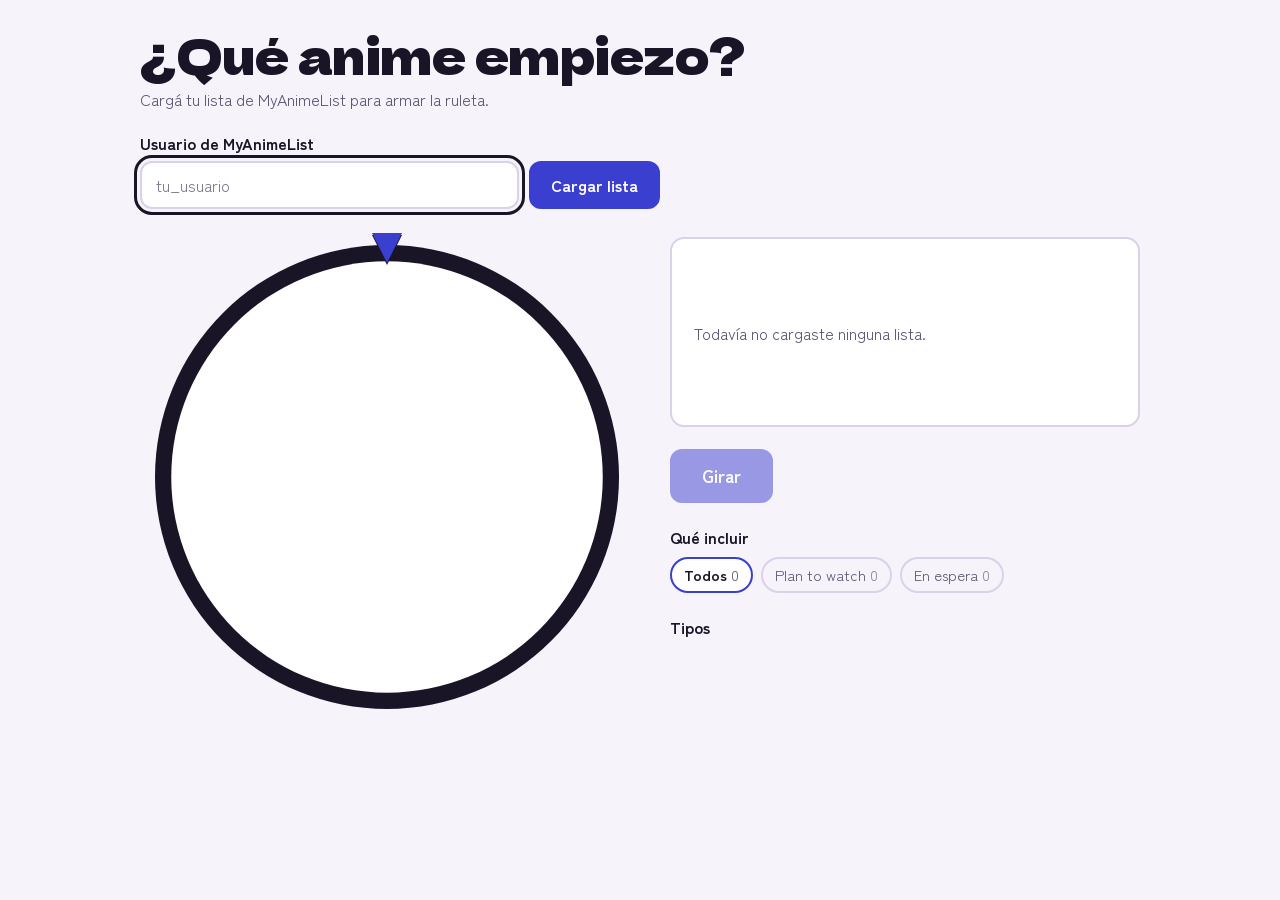
<file: index.html>
<!DOCTYPE html>
<html lang="es">
<head>
<meta charset="utf-8">
<meta name="viewport" content="width=device-width, initial-scale=1, viewport-fit=cover">
<title>¿Qué anime empiezo?</title>
<link rel="icon" href="data:image/svg+xml,<svg xmlns=%22http://www.w3.org/2000/svg%22 viewBox=%220 0 100 100%22><text y=%22.9em%22 font-size=%2290%22>🎡</text></svg>">
<link rel="preconnect" href="https://fonts.googleapis.com">
<link rel="preconnect" href="https://fonts.gstatic.com" crossorigin>
<link href="https://fonts.googleapis.com/css2?family=Dela+Gothic+One&family=Zen+Kaku+Gothic+New:wght@400;500;700&display=swap" rel="stylesheet">
<link rel="stylesheet" href="style.css">
</head>
<body>
<div class="page">
  <header>
    <h1>¿Qué anime empiezo?</h1>
    <p class="count" id="count">Cargá tu lista de MyAnimeList para armar la ruleta.</p>
    <p class="count-note" id="countNote"></p>
  </header>

  <form class="user-form" id="userForm">
    <label for="username">Usuario de MyAnimeList</label>
    <div class="row">
      <input id="username" name="username" type="text" autocomplete="username" autocapitalize="off" spellcheck="false" placeholder="tu_usuario" required autofocus>
      <button class="btn sm" id="load" type="submit">Cargar lista</button>
    </div>
    <p class="error" id="error" role="alert" hidden></p>
    <p class="msg" id="loadMsg" aria-live="polite"></p>
  </form>

  <main class="app">
    <div class="wheel-wrap">
      <div class="pointer" aria-hidden="true"></div>
      <canvas id="wheel" role="img" aria-label="Ruleta con animes pendientes"></canvas>
    </div>

    <div class="panel">
      <div class="result-wrap">
        <img class="result-cover" id="resultImg" alt="" hidden>
        <section class="result" id="result" aria-live="polite">
          <p class="placeholder">Todavía no cargaste ninguna lista.</p>
        </section>
      </div>

      <div class="actions">
        <button class="btn" id="spin" type="button" disabled>Girar</button>
        <button class="btn ghost" id="started" type="button" hidden>Ya lo empecé</button>
        <button class="btn ghost" id="redo" type="button" hidden>Borrar y girar de nuevo</button>
      </div>

      <fieldset>
        <legend>Qué incluir</legend>
        <div class="chips" id="modes"></div>
      </fieldset>

      <fieldset>
        <legend>Tipos</legend>
        <div class="chips" id="chips"></div>
      </fieldset>

      <div class="history" id="history" hidden>
        <div class="hhead">
          <h3>Tiradas anteriores</h3>
          <button class="link" id="clearHistory" type="button">Limpiar lista</button>
        </div>
        <ol id="historyList"></ol>
      </div>

      <button class="link" id="restore" type="button" hidden></button>
    </div>
  </main>
</div>

<script src="js/api.js"></script>
<script src="js/ruleta.js"></script>
</body>
</html>
</file>
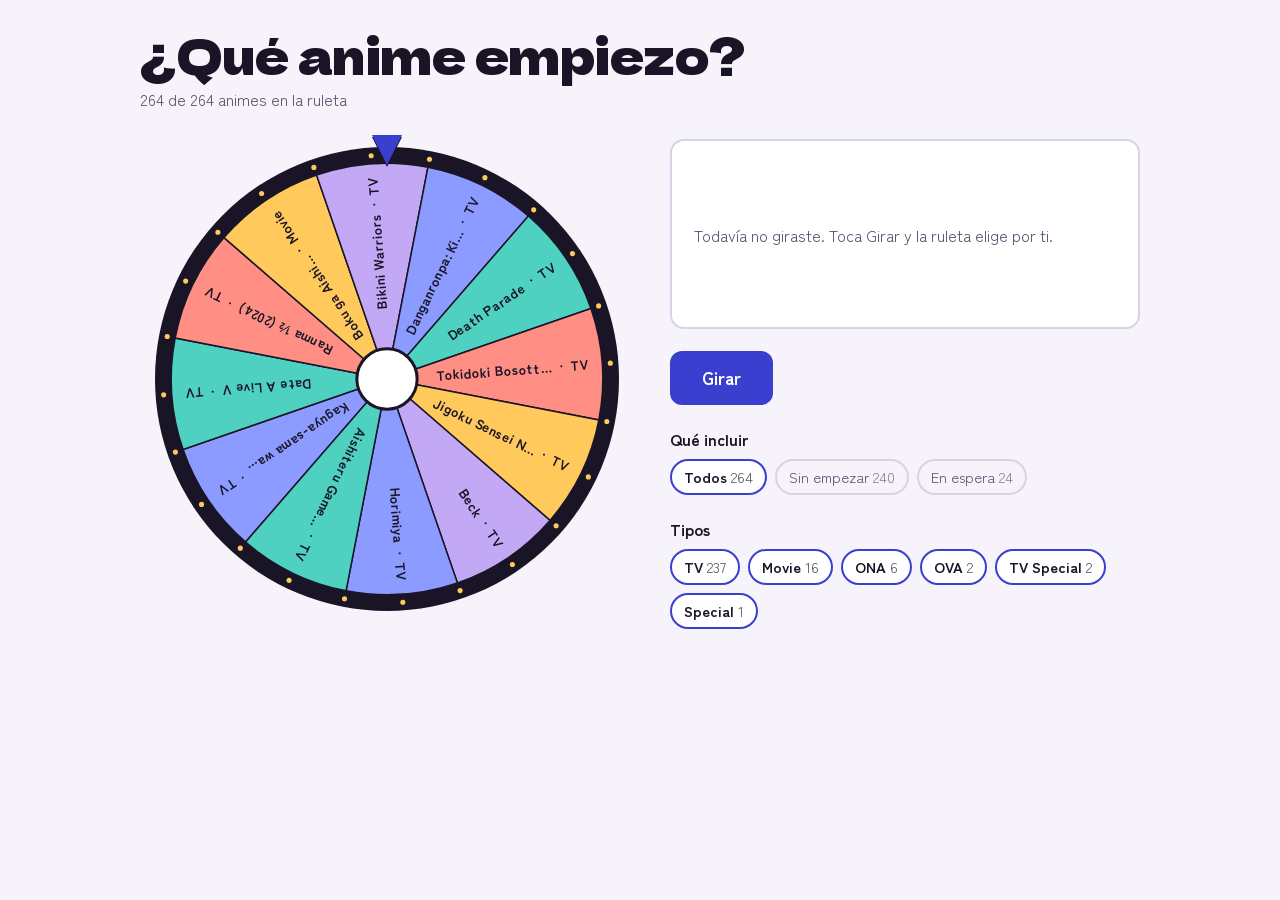
<file: index2.html>
<!DOCTYPE html>
<html lang="es">
  <head>
    <meta charset="utf-8">
    <meta name="viewport" content="width=device-width, initial-scale=1, viewport-fit=cover">
    <title>¿Qué anime empiezo?</title>
    <link rel="preconnect" href="https://fonts.googleapis.com">
    <link rel="preconnect" href="https://fonts.gstatic.com" crossorigin>
    <link href="https://fonts.googleapis.com/css2?family=Dela+Gothic+One&family=Zen+Kaku+Gothic+New:wght@400;500;700&display=swap" rel="stylesheet">
    <style>
    :root{
      box-sizing:border-box;
      padding-top:env(safe-area-inset-top,0px);
      padding-bottom:env(safe-area-inset-bottom,0px);
      --bg:#F6F3FB; --surface:#FFFFFF; --ink:#1A1526; --muted:#5E5673; --line:#D9D2E8;
      --accent:#3B3FD0; --on-accent:#FFFFFF; --rim:#1A1526; --hub:#FFFFFF; --lamp:#FFC95C;
      --font-display:"Dela Gothic One","Arial Black","Helvetica Neue",Arial,sans-serif;
      --font-body:"Zen Kaku Gothic New","Hiragino Kaku Gothic ProN","Segoe UI",Roboto,Arial,sans-serif;
    }
    @media (prefers-color-scheme: dark){
      :root:not([data-theme="light"]){
        --bg:#14121F; --surface:#201C33; --ink:#F2EEF8; --muted:#A79FC0; --line:#382F55;
        --accent:#FFC95C; --on-accent:#1A1526; --rim:#0C0A14; --hub:#201C33; --lamp:#FFC95C;
      }
    }
    :root[data-theme="dark"]{
      --bg:#14121F; --surface:#201C33; --ink:#F2EEF8; --muted:#A79FC0; --line:#382F55;
      --accent:#FFC95C; --on-accent:#1A1526; --rim:#0C0A14; --hub:#201C33; --lamp:#FFC95C;
    }
    html{scroll-padding-top:env(safe-area-inset-top,0px);background:var(--bg)}
    *,*::before,*::after{box-sizing:inherit}
    body{
      margin:0; background:var(--bg); color:var(--ink);
      font-family:var(--font-body); font-size:16px; line-height:1.5;
      min-height:100vh;
    }
    .page{max-width:1040px;margin:0 auto;padding:28px 20px 48px}
    header{margin-bottom:28px}
    h1{font-family:var(--font-display);font-weight:400;font-size:clamp(1.9rem,4.5vw,3rem);line-height:1.1;margin:0 0 6px;letter-spacing:-.01em}
    .count{margin:0;color:var(--muted)}
    .app{display:grid;grid-template-columns:minmax(0,1.05fr) minmax(0,1fr);gap:36px;align-items:start}
    @media (max-width:820px){.app{grid-template-columns:minmax(0,1fr);gap:24px}}

    .wheel-wrap{position:relative;width:100%;max-width:480px;margin:0 auto;aspect-ratio:1/1}
    .wheel-wrap canvas{width:100%;height:100%;display:block}
    .pointer{
      position:absolute;left:50%;top:-4px;transform:translateX(-50%);z-index:2;
      width:0;height:0;border-left:15px solid transparent;border-right:15px solid transparent;
      border-top:30px solid var(--accent);
      filter:drop-shadow(0 2px 0 var(--rim));
    }

    .panel{display:flex;flex-direction:column;gap:22px}
    .result{
      background:var(--surface);border:2px solid var(--line);border-radius:14px;
      padding:22px 22px 20px;min-height:190px;display:flex;flex-direction:column;justify-content:center;gap:14px;
    }
    .result .placeholder{margin:0;color:var(--muted)}
    .result h2{
      font-family:var(--font-display);font-weight:400;margin:0;
      font-size:clamp(1.4rem,3.4vw,2.1rem);line-height:1.2;overflow-wrap:anywhere;
    }
    .meta{display:flex;flex-wrap:wrap;align-items:center;gap:10px}
    .badge{
      font-weight:700;font-size:.95rem;padding:3px 12px;border-radius:999px;
      background:var(--accent);color:var(--on-accent);
    }
    .eps{color:var(--muted)}
    .hold{margin:0;padding:10px 12px;border-left:4px solid var(--accent);background:var(--bg);border-radius:0 8px 8px 0}
    .result.pop h2,.result.pop .meta{animation:reveal .35s ease-out both}
    @keyframes reveal{from{opacity:0;transform:translateY(8px)}to{opacity:1;transform:none}}

    .actions{display:flex;flex-wrap:wrap;gap:10px}
    button{font:inherit;cursor:pointer}
    .btn{
      border:2px solid var(--accent);background:var(--accent);color:var(--on-accent);
      font-weight:700;font-size:1.1rem;padding:12px 30px;border-radius:12px;
    }
    .btn.ghost{background:transparent;color:var(--ink);border-color:var(--line);font-size:1rem;padding:12px 18px;font-weight:500}
    .btn:disabled{opacity:.5;cursor:not-allowed}
    .btn:not(:disabled):hover{filter:brightness(1.07)}
    :focus-visible{outline:3px solid var(--ink);outline-offset:3px}

    fieldset{border:0;margin:0;padding:0}
    legend{padding:0;margin-bottom:8px;font-weight:700}
    .chips{display:flex;flex-wrap:wrap;gap:8px}
    .chip{
      border:2px solid var(--line);background:transparent;color:var(--muted);
      padding:5px 12px;border-radius:999px;font-size:.92rem;
    }
    .chip[aria-pressed="true"]{border-color:var(--accent);color:var(--ink);background:var(--surface);font-weight:700}
    .chip .n{opacity:.7;font-weight:400;margin-left:4px}

    .history h3{margin:0;font-size:1rem}
    .hhead{display:flex;justify-content:space-between;align-items:baseline;gap:12px;margin-bottom:6px}
    .history ol{margin:0;padding-left:0;list-style:none;display:flex;flex-direction:column;gap:4px}
    .history li{display:flex;justify-content:space-between;gap:12px;color:var(--muted);font-size:.93rem;border-bottom:1px solid var(--line);padding-bottom:4px}
    .history li span:first-child{overflow-wrap:anywhere}
    .history li span:last-child{white-space:nowrap}
    .link{background:none;border:0;color:var(--muted);text-decoration:underline;padding:0;font-size:.93rem;text-align:left}
    .link:hover{color:var(--ink)}
    .sr{position:absolute;width:1px;height:1px;overflow:hidden;clip:rect(0 0 0 0);white-space:nowrap}
    @media (prefers-reduced-motion: reduce){.result.pop h2,.result.pop .meta{animation:none}}
    </style>
  </head>
  <body>
  <div class="page">
    <header>
      <h1>¿Qué anime empiezo?</h1>
      <p class="count" id="count"></p>
    </header>

    <main class="app">
      <div class="wheel-wrap">
        <div class="pointer" aria-hidden="true"></div>
        <canvas id="wheel" role="img" aria-label="Ruleta con animes pendientes"></canvas>
      </div>

      <div class="panel">
        <section class="result" id="result" aria-live="polite">
          <p class="placeholder">Todavía no giraste. Toca Girar y la ruleta elige por ti.</p>
        </section>

        <div class="actions">
          <button class="btn" id="spin" type="button">Girar</button>
          <button class="btn ghost" id="started" type="button" hidden>Ya lo empecé</button>
          <button class="btn ghost" id="redo" type="button" hidden>Borrar y girar de nuevo</button>
        </div>

        <fieldset>
          <legend>Qué incluir</legend>
          <div class="chips" id="modes"></div>
        </fieldset>

        <fieldset>
          <legend>Tipos</legend>
          <div class="chips" id="chips"></div>
        </fieldset>

        <div class="history" id="history" hidden>
          <div class="hhead">
            <h3>Tiradas anteriores</h3>
            <button class="link" id="clearHistory" type="button">Limpiar lista</button>
          </div>
          <ol id="historyList"></ol>
        </div>

        <button class="link" id="restore" type="button" hidden></button>
      </div>
    </main>
  </div>

  <script>
  const ALL = [{"t":"3D Kanojo: Real Girl 2nd Season","y":"TV","e":12,"w":0},{"t":"86","y":"TV","e":11,"w":0},{"t":"91 Days","y":"TV","e":12,"w":0},{"t":"Absolute Duo","y":"TV","e":12,"w":0},{"t":"Afro Samurai","y":"TV","e":5,"w":0},{"t":"Aho Girl","y":"TV","e":12,"w":0},{"t":"Aishiteru Game wo Owarasetai","y":"TV","e":12,"w":5},{"t":"Akane-banashi","y":"TV","e":12,"w":0},{"t":"Akiba Meido Sensou","y":"TV","e":12,"w":0},{"t":"Akira","y":"Movie","e":1,"w":0},{"t":"Alice to Therese no Maboroshi Koujou","y":"Movie","e":1,"w":0},{"t":"Amaama to Inazuma","y":"TV","e":12,"w":0},{"t":"Amagami SS","y":"TV","e":25,"w":0},{"t":"Amagi Brilliant Park","y":"TV","e":13,"w":0},{"t":"Ansatsusha de Aru Ore no Status ga Yuusha yori mo Akiraka ni Tsuyoi no da ga","y":"TV","e":12,"w":0},{"t":"Ao no Exorcist: Shimane Illuminati-hen","y":"TV","e":12,"w":0},{"t":"Ao no Hako","y":"TV","e":25,"w":0},{"t":"Aoi Bungaku Series","y":"TV","e":12,"w":0},{"t":"Araburu Kisetsu no Otome-domo yo.","y":"TV","e":12,"w":3},{"t":"Bakemonogatari","y":"TV","e":15,"w":0},{"t":"Beck","y":"TV","e":26,"w":0},{"t":"Bikini Warriors","y":"TV","e":12,"w":0},{"t":"Blue Lock: Episode Nagi","y":"Movie","e":1,"w":0},{"t":"Blue Period","y":"TV","e":12,"w":0},{"t":"Bocchi the Rock!","y":"TV","e":12,"w":1},{"t":"Boku ga Aishita Subete no Kimi e","y":"Movie","e":1,"w":0},{"t":"Boku no Hero Academia the Movie 3: World Heroes' Mission","y":"Movie","e":1,"w":0},{"t":"Boku no Hero Academia the Movie 4: You're Next","y":"Movie","e":1,"w":0},{"t":"Boogiepop wa Warawanai (2019)","y":"TV","e":18,"w":0},{"t":"Buddy Daddies","y":"TV","e":12,"w":1},{"t":"Cardcaptor Sakura: Clear Card-hen","y":"TV","e":22,"w":0},{"t":"Chainsaw Man Movie: Reze-hen","y":"Movie","e":1,"w":0},{"t":"Chainsaw Man Recap","y":"ONA","e":2,"w":0},{"t":"Chanto Suenai Kyuuketsuki-chan","y":"TV","e":12,"w":0},{"t":"Charlotte","y":"TV","e":13,"w":0},{"t":"Chitose-kun wa Ramune Bin no Naka","y":"TV","e":13,"w":0},{"t":"Claymore","y":"TV","e":26,"w":0},{"t":"Code Geass: Hangyaku no Lelouch","y":"TV","e":25,"w":0},{"t":"Dagashi Kashi 2","y":"TV","e":12,"w":0},{"t":"Dandadan 3rd Season","y":"TV","e":0,"w":0},{"t":"Danganronpa: Kibou no Gakuen to Zetsubou no Koukousei The Animation","y":"TV","e":13,"w":0},{"t":"Danshi Koukousei no Nichijou","y":"TV","e":12,"w":0},{"t":"Darling in the FranXX","y":"TV","e":24,"w":0},{"t":"Darwin's Game","y":"TV","e":11,"w":0},{"t":"Date A Live V","y":"TV","e":12,"w":2},{"t":"Dead Dead Demons Dededede Destruction (ONA)","y":"ONA","e":17,"w":0},{"t":"Dead Dead Demons Dededede Destruction (ONA) Episode 0","y":"ONA","e":1,"w":0},{"t":"Dead Mount Death Play","y":"TV","e":12,"w":0},{"t":"Deaimon","y":"TV","e":12,"w":0},{"t":"Death Parade","y":"TV","e":12,"w":0},{"t":"Dokyuu Hentai HxEros","y":"TV","e":12,"w":0},{"t":"Dorohedoro","y":"TV","e":12,"w":0},{"t":"Dororo","y":"TV","e":24,"w":0},{"t":"Doukyonin wa Hiza Tokidoki Atama no Ue.","y":"TV","e":12,"w":0},{"t":"Dungeon Meshi Season 2","y":"TV","e":0,"w":0},{"t":"Dungeon ni Deai wo Motomeru no wa Machigatteiru Darou ka IV: Shin Shou - Meikyuu-hen","y":"TV","e":11,"w":0},{"t":"Durarara!!","y":"TV","e":24,"w":0},{"t":"Eizouken ni wa Te wo Dasu na!","y":"TV","e":12,"w":0},{"t":"Elf-san wa Yaserarenai.","y":"TV","e":12,"w":0},{"t":"Enen no Shouboutai","y":"TV","e":24,"w":0},{"t":"Flying Witch","y":"TV","e":12,"w":0},{"t":"Fuguushoku \"Kanteishi\" ga Jitsu wa Saikyou Datta","y":"TV","e":12,"w":0},{"t":"Fullmetal Alchemist: Brotherhood","y":"TV","e":64,"w":0},{"t":"Fumetsu no Anata e Season 3","y":"TV","e":22,"w":11},{"t":"Gachiakuta 2nd Season","y":"TV","e":0,"w":0},{"t":"Gakusen Toshi Asterisk","y":"TV","e":12,"w":0},{"t":"Gakusen Toshi Asterisk 2nd Season","y":"TV","e":12,"w":0},{"t":"Gamers!","y":"TV","e":12,"w":0},{"t":"Gin no Saji","y":"TV","e":11,"w":0},{"t":"Gleipnir","y":"TV","e":13,"w":0},{"t":"Gnosia","y":"TV","e":21,"w":0},{"t":"Golden Kamuy","y":"TV","e":12,"w":0},{"t":"Grand Blue Season 4","y":"TV","e":0,"w":0},{"t":"Grisaia: Phantom Trigger","y":"TV","e":13,"w":0},{"t":"Gyakuten Saiban: Sono \"Shinjitsu\" Igi Ari!","y":"TV","e":24,"w":0},{"t":"Hai to Gensou no Grimgar","y":"TV","e":12,"w":0},{"t":"Hakata Tonkotsu Ramens","y":"TV","e":12,"w":0},{"t":"Handa-kun","y":"TV","e":12,"w":0},{"t":"Hataraku Maou-sama!","y":"TV","e":13,"w":0},{"t":"Hataraku Saibou: Kaze Shoukougun","y":"Special","e":1,"w":0},{"t":"Hellsing Ultimate","y":"OVA","e":10,"w":4},{"t":"Hikaru ga Shinda Natsu","y":"TV","e":12,"w":0},{"t":"Hinamatsuri","y":"TV","e":12,"w":0},{"t":"Hitoribocchi no Marumaru Seikatsu","y":"TV","e":12,"w":0},{"t":"Horimiya","y":"TV","e":13,"w":0},{"t":"Hyouka","y":"TV","e":22,"w":0},{"t":"Inou-Battle wa Nichijou-kei no Naka de","y":"TV","e":12,"w":0},{"t":"Inu ni Nattara Suki na Hito ni Hirowareta.","y":"TV","e":12,"w":0},{"t":"Inuyashiki","y":"TV","e":11,"w":0},{"t":"Irozuku Sekai no Ashita kara","y":"TV","e":13,"w":3},{"t":"Isekai Shokudou","y":"TV","e":12,"w":0},{"t":"Isekai Suicide Squad","y":"TV","e":10,"w":0},{"t":"Jigoku Sensei Nube (2025)","y":"TV","e":13,"w":0},{"t":"Jigoku Shoujo","y":"TV","e":26,"w":0},{"t":"Jitsu wa Watashi wa","y":"TV","e":13,"w":0},{"t":"Josee to Tora to Sakana-tachi","y":"Movie","e":1,"w":0},{"t":"Jujutsu Kaisen: Shimetsu Kaiyuu - Kouhen","y":"TV","e":0,"w":0},{"t":"K-On!","y":"TV","e":13,"w":0},{"t":"K-On!!","y":"TV","e":26,"w":0},{"t":"Kaguya-sama wa Kokurasetai? Tensai-tachi no Renai Zunousen","y":"TV","e":12,"w":0},{"t":"Kaii to Otome to Kamikakushi","y":"TV","e":12,"w":0},{"t":"Kaijuu 8-gou","y":"TV","e":12,"w":0},{"t":"Kakkou no Iinazuke","y":"TV","e":24,"w":0},{"t":"Kakushigoto","y":"TV","e":12,"w":0},{"t":"Kao ni Denai Kashiwada-san to Kao ni Deru Oota-kun","y":"TV","e":12,"w":3},{"t":"Kaoru Hana wa Rin to Saku","y":"TV","e":13,"w":0},{"t":"Katainaka no Ossan Kensei ni Naru 3rd Season","y":"TV","e":0,"w":0},{"t":"Keijo!!!!!!!!","y":"TV","e":12,"w":0},{"t":"Kill la Kill","y":"TV","e":24,"w":0},{"t":"Killing Bites","y":"TV","e":12,"w":0},{"t":"Kimetsu no Yaiba","y":"TV","e":26,"w":0},{"t":"Kimi no Suizou wo Tabetai","y":"Movie","e":1,"w":0},{"t":"Kimi wa Houkago Insomnia","y":"TV","e":13,"w":0},{"t":"Kimi wo Aishita Hitori no Boku e","y":"Movie","e":1,"w":0},{"t":"Kokoro Connect","y":"TV","e":13,"w":0},{"t":"Komi-san wa Comyushou desu.","y":"TV","e":12,"w":4},{"t":"Kono Subarashii Sekai ni Shukufuku wo!","y":"TV","e":10,"w":0},{"t":"Kono Yo no Hate de Koi wo Utau Shoujo YU-NO","y":"TV","e":26,"w":16},{"t":"Koori Zokusei Danshi to Cool na Douryou Joshi","y":"TV","e":12,"w":0},{"t":"Koroshi Ai","y":"TV","e":12,"w":4},{"t":"Kotoura-san","y":"TV","e":12,"w":0},{"t":"Koukyuu no Karasu","y":"TV","e":13,"w":0},{"t":"Kubo-san wa Mob wo Yurusanai","y":"TV","e":12,"w":0},{"t":"Kuroiwa Medaka ni Watashi no Kawaii ga Tsuujinai Season 2","y":"TV","e":0,"w":0},{"t":"Kyokou Suiri","y":"TV","e":12,"w":0},{"t":"Lazarus","y":"TV","e":13,"w":0},{"t":"Lovely★Complex","y":"TV","e":24,"w":0},{"t":"Lycoris Recoil","y":"TV","e":13,"w":0},{"t":"Made in Abyss","y":"TV","e":13,"w":0},{"t":"Mahou Shoujo Madoka★Magica","y":"TV","e":12,"w":0},{"t":"Mahoutsukai no Yome","y":"TV","e":24,"w":0},{"t":"Mairimashita! Iruma-kun","y":"TV","e":23,"w":0},{"t":"Make Heroine ga Oosugiru! 2nd Season","y":"TV","e":0,"w":0},{"t":"Maken-Ki!","y":"TV","e":12,"w":0},{"t":"Maken-Ki! Two","y":"TV","e":10,"w":0},{"t":"Mamahaha no Tsurego ga Motokano datta","y":"TV","e":12,"w":2},{"t":"Manyuu Hikenchou","y":"TV","e":12,"w":0},{"t":"Maou Gakuin no Futekigousha II: Shijou Saikyou no Maou no Shiso Tensei shite Shison-tachi no Gakkou e Kayou","y":"TV","e":12,"w":1},{"t":"Marriagetoxin","y":"TV","e":13,"w":0},{"t":"Mayonaka Heart Tune","y":"TV","e":12,"w":0},{"t":"Megalo Box","y":"TV","e":13,"w":0},{"t":"Mikadono Sanshimai wa Angai Choroi.","y":"TV","e":12,"w":0},{"t":"Monogatari Series: Second Season","y":"TV","e":26,"w":0},{"t":"Monster","y":"TV","e":74,"w":0},{"t":"Musaigen no Phantom World","y":"TV","e":13,"w":0},{"t":"Mushoku Tensei: Isekai Ittara Honki Dasu","y":"TV","e":11,"w":0},{"t":"My Home Hero","y":"TV","e":12,"w":0},{"t":"Nami yo Kiitekure","y":"TV","e":12,"w":0},{"t":"NegaPosi Angler","y":"TV","e":12,"w":0},{"t":"Neko to Ryuu 2nd Season","y":"TV","e":0,"w":0},{"t":"New Game!","y":"TV","e":12,"w":0},{"t":"New Game!!","y":"TV","e":12,"w":0},{"t":"NHK ni Youkoso!","y":"TV","e":24,"w":0},{"t":"Nichijou","y":"TV","e":26,"w":0},{"t":"No Game No Life: Zero","y":"Movie","e":1,"w":0},{"t":"Non Non Biyori","y":"TV","e":12,"w":0},{"t":"Noragami","y":"TV","e":12,"w":0},{"t":"Occultic;Nine","y":"TV","e":12,"w":0},{"t":"One Punch Man 3 Part 2","y":"TV","e":0,"w":0},{"t":"One Room Hiatari Futsuu Tenshi-tsuki.","y":"TV","e":12,"w":0},{"t":"Ore Monogatari!!","y":"TV","e":24,"w":0},{"t":"Oshiete! Galko-chan","y":"TV","e":12,"w":0},{"t":"Otome Kaijuu Caraméliser","y":"TV","e":12,"w":2},{"t":"Otonari ni Ginga","y":"TV","e":12,"w":3},{"t":"Ousama Ranking","y":"TV","e":23,"w":0},{"t":"Owarimonogatari","y":"TV","e":12,"w":0},{"t":"Owarimonogatari 2nd Season","y":"TV Special","e":7,"w":0},{"t":"Peach Boy Riverside","y":"TV","e":12,"w":0},{"t":"Plastic Memories","y":"TV","e":13,"w":0},{"t":"Pluto","y":"ONA","e":8,"w":0},{"t":"Psycho-Pass 2","y":"TV","e":11,"w":1},{"t":"Radiant 2nd Season","y":"TV","e":21,"w":0},{"t":"Ranma ½ (2024)","y":"TV","e":12,"w":0},{"t":"ReLIFE","y":"TV","e":13,"w":0},{"t":"Replica datte Koi wo Suru.","y":"TV","e":13,"w":3},{"t":"Rikei ga Koi ni Ochita no de Shoumei shitemita.","y":"TV","e":12,"w":0},{"t":"Rikei ga Koi ni Ochita no de Shoumei shitemita. Heart","y":"TV","e":12,"w":0},{"t":"Risou no Himo Seikatsu","y":"TV","e":0,"w":0},{"t":"Sabikui Bisco Season 2","y":"TV","e":0,"w":0},{"t":"Saenai Heroine no Sodatekata","y":"TV","e":12,"w":0},{"t":"Sakamoto Days 2nd Season","y":"TV","e":0,"w":0},{"t":"Seiren","y":"TV","e":12,"w":0},{"t":"Seishun Buta Yarou wa Odekake Sister no Yume wo Minai","y":"Movie","e":1,"w":0},{"t":"Seishun Buta Yarou wa Randoseru Girl no Yume wo Minai","y":"Movie","e":1,"w":0},{"t":"Seishun Buta Yarou wa Santa Claus no Yume wo Minai","y":"TV","e":13,"w":0},{"t":"Sekai de Ichiban Tsuyoku Naritai!","y":"TV","e":12,"w":0},{"t":"Sekai Saikou no Ansatsusha Isekai Kizoku ni Tensei suru Season 2","y":"TV","e":0,"w":0},{"t":"Senpai ga Uzai Kouhai no Hanashi","y":"TV","e":12,"w":0},{"t":"Senryuu Shoujo","y":"TV","e":12,"w":0},{"t":"Sentouin Haken shimasu!","y":"TV","e":12,"w":0},{"t":"Servant x Service","y":"TV","e":13,"w":0},{"t":"Shikanoko Nokonoko Koshitantan","y":"TV","e":12,"w":0},{"t":"Shin Shinka no Mi: Shiranai Uchi ni Kachigumi Jinsei","y":"TV","e":12,"w":0},{"t":"Shinchou Yuusha: Kono Yuusha ga Ore Tueee Kuse ni Shinchou Sugiru","y":"TV","e":12,"w":0},{"t":"Shingeki no Kyojin Movie: Kanketsu-hen - The Last Attack","y":"Movie","e":1,"w":0},{"t":"Shiotaiou no Satou-san ga Ore ni dake Amai","y":"TV","e":0,"w":0},{"t":"Shiroi Suna no Aquatope","y":"TV","e":24,"w":0},{"t":"Shokugeki no Souma","y":"TV","e":24,"w":15},{"t":"Shoushimin Series","y":"TV","e":10,"w":0},{"t":"Shouwa Genroku Rakugo Shinjuu","y":"TV","e":13,"w":0},{"t":"Sin: Nanatsu no Taizai","y":"TV","e":12,"w":0},{"t":"Sin: Nanatsu no Taizai Zange-roku","y":"ONA","e":12,"w":0},{"t":"Skip to Loafer","y":"TV","e":12,"w":0},{"t":"Somali to Mori no Kamisama","y":"TV","e":12,"w":0},{"t":"Sonny Boy","y":"TV","e":12,"w":0},{"t":"Sousou no Frieren: Ougonkyou-hen","y":"TV","e":0,"w":0},{"t":"Steins;Gate","y":"TV","e":24,"w":0},{"t":"Strike the Blood","y":"TV","e":24,"w":0},{"t":"Summertime Render","y":"TV","e":25,"w":0},{"t":"Tada-kun wa Koi wo Shinai","y":"TV","e":13,"w":0},{"t":"Tadaima Okaeri","y":"TV","e":12,"w":0},{"t":"Tai-Ari deshita. Ojousama wa Kakutou Game nante Shinai","y":"TV","e":12,"w":0},{"t":"Takopii no Genzai","y":"ONA","e":6,"w":1},{"t":"Tanaka-kun wa Itsumo Kedaruge","y":"TV","e":12,"w":0},{"t":"Tate no Yuusha no Nariagari Season 5","y":"TV","e":0,"w":0},{"t":"Tengen Toppa Gurren Lagann","y":"TV","e":27,"w":0},{"t":"Tengoku Daimakyou","y":"TV","e":13,"w":0},{"t":"Tenki no Ko","y":"Movie","e":1,"w":0},{"t":"Tenmaku no Jaadugar","y":"TV","e":12,"w":0},{"t":"Tensei shitara Slime Datta Ken 4th Season Part 2","y":"TV","e":0,"w":0},{"t":"Tensei shitara Slime Datta Ken: Clayman Revenge","y":"TV","e":0,"w":0},{"t":"Tensura Nikki: Tensei shitara Slime Datta Ken","y":"TV","e":12,"w":1},{"t":"Tokidoki Bosotto Russia-go de Dereru Tonari no Alya-san Season 2","y":"TV","e":0,"w":0},{"t":"Tomo-chan wa Onnanoko!","y":"TV","e":13,"w":0},{"t":"Tomodachi Game","y":"TV","e":12,"w":1},{"t":"Tondemo Skill de Isekai Hourou Meshi","y":"TV","e":12,"w":0},{"t":"Tongari Boushi no Atelier 2nd Season","y":"TV","e":0,"w":0},{"t":"Totsukuni no Shoujo (2022)","y":"OVA","e":1,"w":0},{"t":"Tougen Anki","y":"TV","e":24,"w":0},{"t":"Touhai Densetsu Akagi: Yami ni Maiorita Tensai","y":"TV","e":26,"w":0},{"t":"Trinity Seven","y":"TV","e":12,"w":0},{"t":"Tsugu Tsugumomo","y":"TV","e":12,"w":0},{"t":"Tsuki ga Michibiku Isekai Douchuu 3rd Season","y":"TV","e":0,"w":0},{"t":"Tsukimonogatari","y":"TV Special","e":4,"w":0},{"t":"Tsuma Shougakusei ni Naru.","y":"TV","e":12,"w":0},{"t":"Tsurezure Children","y":"TV","e":12,"w":0},{"t":"Tsuujou Kougeki ga Zentai Kougeki de Ni-kai Kougeki no Okaasan wa Suki desu ka?","y":"TV","e":12,"w":0},{"t":"Uchi no Kaisha no Chiisai Senpai no Hanashi","y":"TV","e":12,"w":0},{"t":"Udon no Kuni no Kiniro Kemari","y":"TV","e":12,"w":0},{"t":"Umibe no Étranger","y":"Movie","e":1,"w":0},{"t":"Un-Go","y":"TV","e":11,"w":0},{"t":"Uzaki-chan wa Asobitai! Double","y":"TV","e":13,"w":0},{"t":"Uzumaki","y":"TV","e":4,"w":0},{"t":"Vanitas no Karte","y":"TV","e":12,"w":0},{"t":"Vinland Saga","y":"TV","e":24,"w":0},{"t":"Violet Evergarden","y":"TV","e":13,"w":0},{"t":"Watashi wo Tabetai Hitodenashi","y":"TV","e":13,"w":3},{"t":"Witch Craft Works","y":"TV","e":12,"w":0},{"t":"Wonder Egg Priority","y":"TV","e":12,"w":0},{"t":"WWW.Working!!","y":"TV","e":13,"w":0},{"t":"Yahari Ore no Seishun Love Comedy wa Machigatteiru. Kan","y":"TV","e":12,"w":0},{"t":"Yamada-kun to 7-nin no Majo","y":"TV","e":12,"w":0},{"t":"Yamada-kun to Lv999 no Koi wo Suru","y":"TV","e":13,"w":0},{"t":"Yesterday wo Utatte","y":"TV","e":12,"w":0},{"t":"Yofukashi no Uta","y":"TV","e":13,"w":0},{"t":"Yomi no Tsugai 2nd Season","y":"TV","e":0,"w":0},{"t":"Youjo Senki","y":"TV","e":12,"w":0},{"t":"Youkoso Jitsuryoku Shijou Shugi no Kyoushitsu e 2nd Season","y":"TV","e":13,"w":2},{"t":"Yuru Camp△ Season 2","y":"TV","e":13,"w":0},{"t":"Yuusha-kei ni Shosu: Choubatsu Yuusha 9004-tai Keimu Kiroku","y":"TV","e":12,"w":0},{"t":"Zenshuu.","y":"TV","e":12,"w":0},{"t":"Zero no Tsukaima","y":"TV","e":13,"w":0},{"t":"Zom 100: Zombie ni Naru made ni Shitai 100 no Koto","y":"TV","e":12,"w":0},{"t":"Zombieland Saga Revenge","y":"TV","e":12,"w":0}];
  const STORE = "ptw-empezados";
  const PALETTE = ["#8C9BFF","#4FD1C1","#FF8F85","#FFC95C","#C3A9F5"];
  const MAX_SEGS = 12;

  const $ = id => document.getElementById(id);
  const canvas = $("wheel"), ctx = canvas.getContext("2d");
  const reduceMotion = () => window.matchMedia("(prefers-reduced-motion: reduce)").matches;

  let started = new Set();
  try { started = new Set(JSON.parse(localStorage.getItem(STORE) || "[]")); } catch (e) {}
  function saveStarted(){ try { localStorage.setItem(STORE, JSON.stringify([...started])); } catch (e) {} }

  const types = [...new Set(ALL.map(a => a.y))].sort((a,b) =>
    ALL.filter(x => x.y === b).length - ALL.filter(x => x.y === a).length);
  const active = new Set(types);

  let segs = [], rot = Math.random() * Math.PI * 2, spinning = false, current = null, history = [];

  let mode = "todos";
  const inMode = a => mode === "todos" || (mode === "espera" ? a.w > 0 : a.w === 0);
  const pool = () => ALL.filter(a => active.has(a.y) && inMode(a) && !started.has(a.t));
  function shuffle(arr){
    const a = arr.slice();
    for (let i = a.length - 1; i > 0; i--){ const j = Math.floor(Math.random() * (i + 1)); [a[i], a[j]] = [a[j], a[i]]; }
    return a;
  }
  const mod = (x, m) => ((x % m) + m) % m;

  /* ---------- wheel drawing ---------- */
  function fitLabel(name, type, maxW){
    const suffix = "  ·  " + type;
    if (ctx.measureText(name + suffix).width <= maxW) return name + suffix;
    let t = name;
    while (t.length > 1 && ctx.measureText(t + "…" + suffix).width > maxW) t = t.slice(0, -1);
    return t.trimEnd() + "…" + suffix;
  }
  function draw(){
    const size = canvas.clientWidth; if (!size) return;
    const dpr = window.devicePixelRatio || 1;
    if (canvas.width !== Math.round(size * dpr)){ canvas.width = canvas.height = Math.round(size * dpr); }
    ctx.setTransform(dpr, 0, 0, dpr, 0, 0);
    ctx.clearRect(0, 0, size, size);
    const cs = getComputedStyle(document.documentElement);
    const rimC = cs.getPropertyValue("--rim").trim(), hubC = cs.getPropertyValue("--hub").trim(), lamp = cs.getPropertyValue("--lamp").trim();
    const c = size / 2, R = c - 8, r = R * 0.93;

    ctx.beginPath(); ctx.arc(c, c, R, 0, Math.PI * 2); ctx.fillStyle = rimC; ctx.fill();

    const n = segs.length;
    if (!n){
      ctx.beginPath(); ctx.arc(c, c, r, 0, Math.PI * 2); ctx.fillStyle = hubC; ctx.fill();
      return;
    }
    const a = Math.PI * 2 / n;
    const fs = Math.max(11, R * 0.058);
    ctx.font = `700 ${fs}px "Zen Kaku Gothic New", "Segoe UI", Arial, sans-serif`;
    ctx.textBaseline = "middle";
    for (let i = 0; i < n; i++){
      const s = rot + i * a;
      let col = i % PALETTE.length;
      if (i === n - 1 && n > 1 && col === 0) col = 2;
      ctx.beginPath(); ctx.moveTo(c, c); ctx.arc(c, c, r, s, s + a); ctx.closePath();
      ctx.fillStyle = PALETTE[col]; ctx.fill();
      ctx.lineWidth = 1.5; ctx.strokeStyle = rimC; ctx.stroke();

      ctx.save(); ctx.translate(c, c); ctx.rotate(s + a / 2);
      ctx.textAlign = "right"; ctx.fillStyle = "#1A1526";
      const avail = r - 14 - R * 0.2;
      ctx.fillText(fitLabel(segs[i].t, segs[i].y, avail), r - 14, 0);
      ctx.restore();
    }
    const dots = Math.max(24, n * 2);
    for (let i = 0; i < dots; i++){
      const ang = rot + i * (Math.PI * 2 / dots);
      ctx.beginPath(); ctx.arc(c + Math.cos(ang) * (R + r) / 2, c + Math.sin(ang) * (R + r) / 2, Math.max(2, R * 0.011), 0, Math.PI * 2);
      ctx.fillStyle = lamp; ctx.fill();
    }
    ctx.beginPath(); ctx.arc(c, c, R * 0.13, 0, Math.PI * 2);
    ctx.fillStyle = hubC; ctx.fill(); ctx.lineWidth = 3; ctx.strokeStyle = rimC; ctx.stroke();
  }
  function idleWheel(){
    segs = shuffle(pool()).slice(0, MAX_SEGS);
    draw();
  }

  /* ---------- UI ---------- */
  function renderCount(){
    const p = pool().length;
    $("count").textContent = `${p} de ${ALL.length} animes en la ruleta`;
    const rs = $("restore");
    if (started.size){ rs.hidden = false; rs.textContent = `Restaurar los ${started.size} que ya saqué`; } else rs.hidden = true;
    $("spin").disabled = spinning || p === 0;
  }
  function renderChips(){
    const box = $("chips"); box.textContent = "";
    types.forEach(t => {
      const b = document.createElement("button");
      b.type = "button"; b.className = "chip";
      b.setAttribute("aria-pressed", active.has(t));
      const label = document.createTextNode(t);
      const n = document.createElement("span"); n.className = "n";
      n.textContent = ALL.filter(a => a.y === t && inMode(a) && !started.has(a.t)).length;
      b.append(label, n);
      b.addEventListener("click", () => {
        if (spinning) return;
        active.has(t) ? active.delete(t) : active.add(t);
        b.setAttribute("aria-pressed", active.has(t));
        afterPoolChange();
      });
      box.appendChild(b);
    });
  }
  const MODES = [["todos","Todos"],["nuevos","Sin empezar"],["espera","En espera"]];
  function renderModes(){
    const box = $("modes"); box.textContent = "";
    MODES.forEach(([k, label]) => {
      const b = document.createElement("button");
      b.type = "button"; b.className = "chip"; b.setAttribute("aria-pressed", mode === k);
      b.append(document.createTextNode(label));
      const n = document.createElement("span"); n.className = "n";
      n.textContent = ALL.filter(a => (k === "todos" || (k === "espera" ? a.w > 0 : a.w === 0)) && active.has(a.y) && !started.has(a.t)).length;
      b.appendChild(n);
      b.addEventListener("click", () => { if (spinning) return; mode = k; afterPoolChange(); });
      box.appendChild(b);
    });
  }
  function afterPoolChange(){
    renderModes();
    renderCount(); renderChips(); idleWheel();
    if (!pool().length && !current){
      $("result").innerHTML = ""; const p = document.createElement("p"); p.className = "placeholder";
      p.textContent = "No quedan animes con estos filtros. Activa otro tipo o restaura la lista."; $("result").appendChild(p);
    }
  }
  function showResult(a){
    const box = $("result"); box.textContent = "";
    box.classList.remove("pop"); void box.offsetWidth; box.classList.add("pop");
    const h = document.createElement("h2"); h.textContent = a.t;
    const meta = document.createElement("div"); meta.className = "meta";
    const badge = document.createElement("span"); badge.className = "badge"; badge.textContent = a.y;
    const eps = document.createElement("span"); eps.className = "eps";
    eps.textContent = a.e > 0 ? `${a.e} ${a.e === 1 ? "episodio" : "episodios"}` : "Episodios sin definir";
    meta.append(badge, eps);
    box.append(h, meta);
    if (a.w > 0){
      const hold = document.createElement("p"); hold.className = "hold";
      hold.textContent = a.e > 0
        ? `En espera: viste ${a.w} de ${a.e}. Retomá desde el episodio ${Math.min(a.w + 1, a.e)}.`
        : `En espera: viste ${a.w} episodios. Retomá desde el episodio ${a.w + 1}.`;
      box.appendChild(hold);
    }
    updateStartedBtn();
  }
  function updateStartedBtn(){
    const b = $("started");
    $("redo").hidden = !current;
    if (!current){ b.hidden = true; return; }
    b.hidden = false;
    b.textContent = started.has(current.t) ? "Deshacer: volver a la ruleta" : (current.w > 0 ? "Ya lo retomé" : "Ya lo empecé");
  }
  function renderHistory(){
    $("history").hidden = history.length === 0;
    const ol = $("historyList"); ol.textContent = "";
    history.slice(0, 10).forEach(a => {
      const li = document.createElement("li");
      const s1 = document.createElement("span"); s1.textContent = a.t;
      const s2 = document.createElement("span"); s2.textContent = a.y;
      li.append(s1, s2); ol.appendChild(li);
    });
  }

  /* ---------- spin ---------- */
  function spin(){
    if (spinning) return;
    const p = pool(); if (!p.length) return;
    const winner = p[Math.floor(Math.random() * p.length)];
    const n = Math.min(MAX_SEGS, p.length);
    const others = shuffle(p.filter(x => x !== winner)).slice(0, n - 1);
    const w = Math.floor(Math.random() * n);
    others.splice(w, 0, winner); segs = others;

    const a = Math.PI * 2 / n;
    const desired = -Math.PI / 2 - (w * a + a / 2) + (Math.random() - 0.5) * a * 0.7;
    const turns = 5 + Math.floor(Math.random() * 3);
    const from = rot, to = rot + mod(desired - rot, Math.PI * 2) + turns * Math.PI * 2;

    spinning = true; $("redo").disabled = true; $("spin").disabled = true; $("spin").textContent = "Girando…";
    const finish = () => {
      rot = mod(to, Math.PI * 2); draw(); spinning = false; $("redo").disabled = false;
      current = winner; history.unshift(winner);
      $("spin").textContent = "Girar de nuevo";
      showResult(winner); renderHistory(); renderCount();
    };
    if (reduceMotion()){ rot = to; finish(); return; }
    const t0 = performance.now(), dur = 5200;
    (function frame(now){
      const k = Math.min(1, (now - t0) / dur);
      rot = from + (to - from) * (1 - Math.pow(1 - k, 4));
      draw();
      k < 1 ? requestAnimationFrame(frame) : finish();
    })(t0);
  }

  $("spin").addEventListener("click", spin);
  $("redo").addEventListener("click", () => {
    if (spinning || !current) return;
    const i = history.indexOf(current);
    if (i !== -1) history.splice(i, 1);
    renderHistory();
    spin();
  });
  $("clearHistory").addEventListener("click", () => { history = []; renderHistory(); });
  $("started").addEventListener("click", () => {
    if (!current) return;
    started.has(current.t) ? started.delete(current.t) : started.add(current.t);
    saveStarted(); updateStartedBtn(); renderCount(); renderChips();
    if (!spinning) idleWheel();
  });
  $("restore").addEventListener("click", () => {
    started.clear(); saveStarted(); updateStartedBtn(); renderCount(); renderChips(); idleWheel();
  });

  window.addEventListener("resize", draw);
  window.matchMedia("(prefers-color-scheme: dark)").addEventListener("change", draw);
  if (document.fonts && document.fonts.ready) document.fonts.ready.then(draw);

  renderModes(); renderCount(); renderChips(); idleWheel();
  </script>
  </body>
</html>
</file>
<file: style.css>
:root{
  box-sizing:border-box;
  padding-top:env(safe-area-inset-top,0px);
  padding-bottom:env(safe-area-inset-bottom,0px);
  --bg:#F6F3FB; --surface:#FFFFFF; --ink:#1A1526; --muted:#5E5673; --line:#D9D2E8;
  --accent:#3B3FD0; --on-accent:#FFFFFF; --rim:#1A1526; --hub:#FFFFFF; --lamp:#FFC95C; --danger:#B3261E;
  --font-display:"Dela Gothic One","Arial Black","Helvetica Neue",Arial,sans-serif;
  --font-body:"Zen Kaku Gothic New","Hiragino Kaku Gothic ProN","Segoe UI",Roboto,Arial,sans-serif;
}
@media (prefers-color-scheme: dark){
  :root:not([data-theme="light"]){
    --bg:#14121F; --surface:#201C33; --ink:#F2EEF8; --muted:#A79FC0; --line:#382F55;
    --accent:#FFC95C; --on-accent:#1A1526; --rim:#0C0A14; --hub:#201C33; --lamp:#FFC95C; --danger:#FF8F85;
  }
}
:root[data-theme="dark"]{
  --bg:#14121F; --surface:#201C33; --ink:#F2EEF8; --muted:#A79FC0; --line:#382F55;
  --accent:#FFC95C; --on-accent:#1A1526; --rim:#0C0A14; --hub:#201C33; --lamp:#FFC95C; --danger:#FF8F85;
}
html{scroll-padding-top:env(safe-area-inset-top,0px);background:var(--bg)}
*,*::before,*::after{box-sizing:inherit}
body{
  margin:0; background:var(--bg); color:var(--ink);
  font-family:var(--font-body); font-size:16px; line-height:1.5;
  min-height:100vh;
}
.page{max-width:1040px;margin:0 auto;padding:28px 20px 48px}
header{margin-bottom:20px}
h1{font-family:var(--font-display);font-weight:400;font-size:clamp(1.9rem,4.5vw,3rem);line-height:1.1;margin:0 0 6px;letter-spacing:-.01em}
.count{margin:0;color:var(--muted)}
.count-note{margin:2px 0 0;color:var(--muted);font-size:.9rem}
.count-note:empty{display:none}

/* ---------- usuario de MyAnimeList ---------- */
.user-form{margin-bottom:28px;max-width:520px}
.user-form label{display:block;font-weight:700;margin-bottom:6px}
.user-form .row{display:flex;gap:10px}
input[type="text"]{
  flex:1;min-width:0;font:inherit;font-size:1rem;color:var(--ink);
  background:var(--surface);border:2px solid var(--line);border-radius:12px;padding:10px 14px;
}
input[type="text"]::placeholder{color:var(--muted);opacity:.8}
.user-form .msg{margin:8px 0 0;font-size:.93rem;color:var(--muted)}
.user-form .error{margin:8px 0 0;font-size:.93rem;color:var(--danger);font-weight:700}

.app{display:grid;grid-template-columns:minmax(0,1.05fr) minmax(0,1fr);gap:36px;align-items:start}
@media (max-width:820px){.app{grid-template-columns:minmax(0,1fr);gap:24px}}

.wheel-wrap{position:relative;width:100%;max-width:480px;margin:0 auto;aspect-ratio:1/1}
.wheel-wrap canvas{width:100%;height:100%;display:block}
.pointer{
  position:absolute;left:50%;top:-4px;transform:translateX(-50%);z-index:2;
  width:0;height:0;border-left:15px solid transparent;border-right:15px solid transparent;
  border-top:30px solid var(--accent);
  filter:drop-shadow(0 2px 0 var(--rim));
}

.panel{display:flex;flex-direction:column;gap:22px}
.result{
  background:var(--surface);border:2px solid var(--line);border-radius:14px;
  padding:22px 22px 20px;min-height:190px;display:flex;flex-direction:column;justify-content:center;gap:14px;
}
.result .placeholder{margin:0;color:var(--muted)}

.result-wrap{display:flex;gap:16px;align-items:flex-start}
.result-cover{
  flex:none;width:150px;aspect-ratio:2/3;object-fit:cover;border-radius:14px;
  border:2px solid var(--line);background:var(--surface);
}
.result{flex:1;min-width:0}
@media (max-width:520px){
  .result-wrap{flex-direction:column;align-items:center}
  .result-cover{width:130px}
}
.result h2{
  font-family:var(--font-display);font-weight:400;margin:0;
  font-size:clamp(1.4rem,3.4vw,2.1rem);line-height:1.2;overflow-wrap:anywhere;
}
.genres{margin:4px 0 0;color:var(--muted);font-size:.93rem}
.meta{display:flex;flex-wrap:wrap;align-items:center;gap:10px}
.badge{
  font-weight:700;font-size:.95rem;padding:3px 12px;border-radius:999px;
  background:var(--accent);color:var(--on-accent);
}
.eps{color:var(--muted)}
.dur{color:var(--muted)}
.dur::before{content:"·";margin-right:10px;opacity:.6}
.year{color:var(--muted)}
.year::before{content:"·";margin-right:10px;opacity:.6}
.hold{margin:0;padding:10px 12px;border-left:4px solid var(--accent);background:var(--bg);border-radius:0 8px 8px 0}
.mal-link{color:var(--muted);font-size:.93rem}
.mal-link:hover{color:var(--ink)}
.related h3{margin:0 0 6px;font-size:.9rem;color:var(--muted);font-weight:700;text-transform:uppercase;letter-spacing:.02em}
.related ul{margin:0;padding-left:0;list-style:none;display:flex;flex-direction:column;gap:4px}
.related li{font-size:.93rem;overflow-wrap:anywhere}
.related .rel-label{color:var(--muted)}
.related a{color:var(--ink)}
.related a:hover{color:var(--accent)}
.result.pop h2,.result.pop .meta{animation:reveal .35s ease-out both}
@keyframes reveal{from{opacity:0;transform:translateY(8px)}to{opacity:1;transform:none}}

.actions{display:flex;flex-wrap:wrap;gap:10px}
button{font:inherit;cursor:pointer}
.btn{
  border:2px solid var(--accent);background:var(--accent);color:var(--on-accent);
  font-weight:700;font-size:1.1rem;padding:12px 30px;border-radius:12px;
}
.btn.sm{font-size:1rem;padding:10px 20px;white-space:nowrap}
.btn.ghost{background:transparent;color:var(--ink);border-color:var(--line);font-size:1rem;padding:12px 18px;font-weight:500}
.btn:disabled,input:disabled{opacity:.5;cursor:not-allowed}
.btn:not(:disabled):hover{filter:brightness(1.07)}
:focus-visible{outline:3px solid var(--ink);outline-offset:3px}

fieldset{border:0;margin:0;padding:0}
legend{padding:0;margin-bottom:8px;font-weight:700}
.chips{display:flex;flex-wrap:wrap;gap:8px}
.chip{
  border:2px solid var(--line);background:transparent;color:var(--muted);
  padding:5px 12px;border-radius:999px;font-size:.92rem;
}
.chip[aria-pressed="true"]{border-color:var(--accent);color:var(--ink);background:var(--surface);font-weight:700}
.chip .n{opacity:.7;font-weight:400;margin-left:4px}

.history h3{margin:0;font-size:1rem}
.hhead{display:flex;justify-content:space-between;align-items:baseline;gap:12px;margin-bottom:6px}
.history ol{margin:0;padding-left:0;list-style:none;display:flex;flex-direction:column;gap:4px}
.history li{display:flex;justify-content:space-between;gap:12px;color:var(--muted);font-size:.93rem;border-bottom:1px solid var(--line);padding-bottom:4px}
.history li span:first-child{overflow-wrap:anywhere}
.history li span:last-child{white-space:nowrap}
.link{background:none;border:0;color:var(--muted);text-decoration:underline;padding:0;font-size:.93rem;text-align:left}
.link:hover{color:var(--ink)}
[hidden]{display:none !important}
@media (prefers-reduced-motion: reduce){.result.pop h2,.result.pop .meta{animation:none}}
</file>
